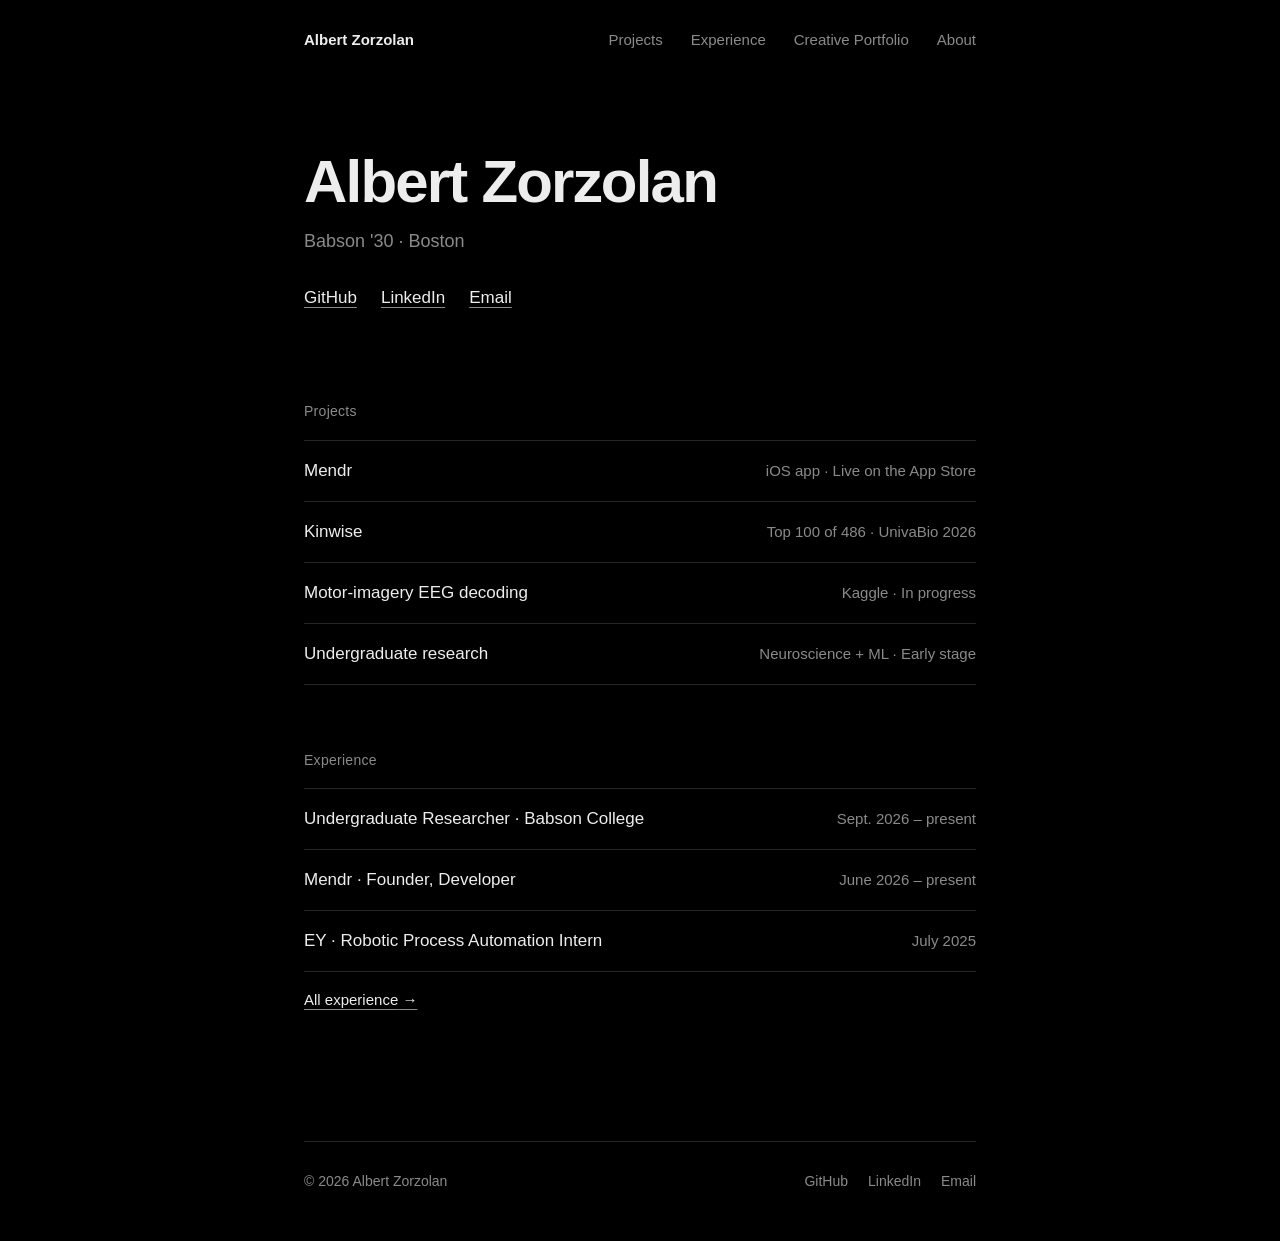
<file: index.html>
<!doctype html>
<html lang="en">
<head>
  <meta charset="utf-8">
  <meta name="viewport" content="width=device-width, initial-scale=1">
  <title>Albert Zorzolan</title>
  <meta name="description" content="Albert Zorzolan, Babson '30. Projects: Mendr (iOS app), Kinwise (UnivaBio hackathon), a Kaggle EEG entry and early neuroscience research.">
  <meta name="theme-color" content="#000000">
  <meta property="og:type" content="website">
  <meta property="og:title" content="Albert Zorzolan">
  <meta property="og:description" content="Albert Zorzolan, Babson '30. Projects: Mendr (iOS app), Kinwise (UnivaBio hackathon), a Kaggle EEG entry and early neuroscience research.">
  <meta property="og:url" content="https://albertzorzolan.github.io/">
  <meta property="og:image" content="https://albertzorzolan.github.io/og-image.png">
  <meta property="og:image:width" content="1200">
  <meta property="og:image:height" content="630">
  <meta property="og:image:alt" content="Albert Zorzolan, Babson '30, Boston">
  <meta name="twitter:card" content="summary_large_image">
  <link rel="icon" href="favicon.svg" type="image/svg+xml">
  <link rel="stylesheet" href="styles.css?v=pages3">
</head>
<body>
  <a class="skip" href="#main">Skip to content</a>

  <header class="site-header">
    <nav aria-label="Site">
      <a href="index.html" class="brand" aria-current="page">Albert Zorzolan</a>
      <a href="projects.html">Projects</a>
      <a href="experience.html">Experience</a>
      <a href="creative.html">Creative Portfolio</a>
      <a href="about.html">About</a>
    </nav>
  </header>

  <main id="main">
    <section class="hero">
      <h1>Albert Zorzolan</h1>
      <p class="meta">Babson '30 · Boston</p>
      <ul class="links">
        <li><a href="https://github.com/albertzorzolan">GitHub</a></li>
        <li><a href="https://www.linkedin.com/in/albert-zorzolan/">LinkedIn</a></li>
        <li><a href="mailto:azorzolan1@babson.edu">Email</a></li>
      </ul>
    </section>

    <section class="index" aria-labelledby="home-projects">
      <h2 id="home-projects">Projects</h2>
      <ul class="rows">
        <li><a href="projects.html#mendr"><span class="row-title">Mendr</span><span class="row-meta">iOS app · Live on the App Store</span></a></li>
        <li><a href="projects.html#kinwise"><span class="row-title">Kinwise</span><span class="row-meta">Top 100 of 486 · UnivaBio 2026</span></a></li>
        <li><a href="projects.html#eeg"><span class="row-title">Motor-imagery EEG decoding</span><span class="row-meta">Kaggle · In progress</span></a></li>
        <li><a href="projects.html#research"><span class="row-title">Undergraduate research</span><span class="row-meta">Neuroscience + ML · Early stage</span></a></li>
      </ul>
    </section>

    <section class="index" aria-labelledby="home-experience">
      <h2 id="home-experience">Experience</h2>
      <ul class="rows">
        <li><a href="experience.html"><span class="row-title">Undergraduate Researcher · Babson College</span><span class="row-meta">Sept. 2026 – present</span></a></li>
        <li><a href="experience.html"><span class="row-title">Mendr · Founder, Developer</span><span class="row-meta">June 2026 – present</span></a></li>
        <li><a href="experience.html"><span class="row-title">EY · Robotic Process Automation Intern</span><span class="row-meta">July 2025</span></a></li>
      </ul>
      <p class="more"><a href="experience.html">All experience</a></p>
    </section>
  </main>

  <footer class="site-footer">
    <p>© 2026 Albert Zorzolan</p>
    <ul class="links">
      <li><a href="https://github.com/albertzorzolan">GitHub</a></li>
      <li><a href="https://www.linkedin.com/in/albert-zorzolan/">LinkedIn</a></li>
      <li><a href="mailto:azorzolan1@babson.edu">Email</a></li>
    </ul>
  </footer>
</body>
</html>
</file>
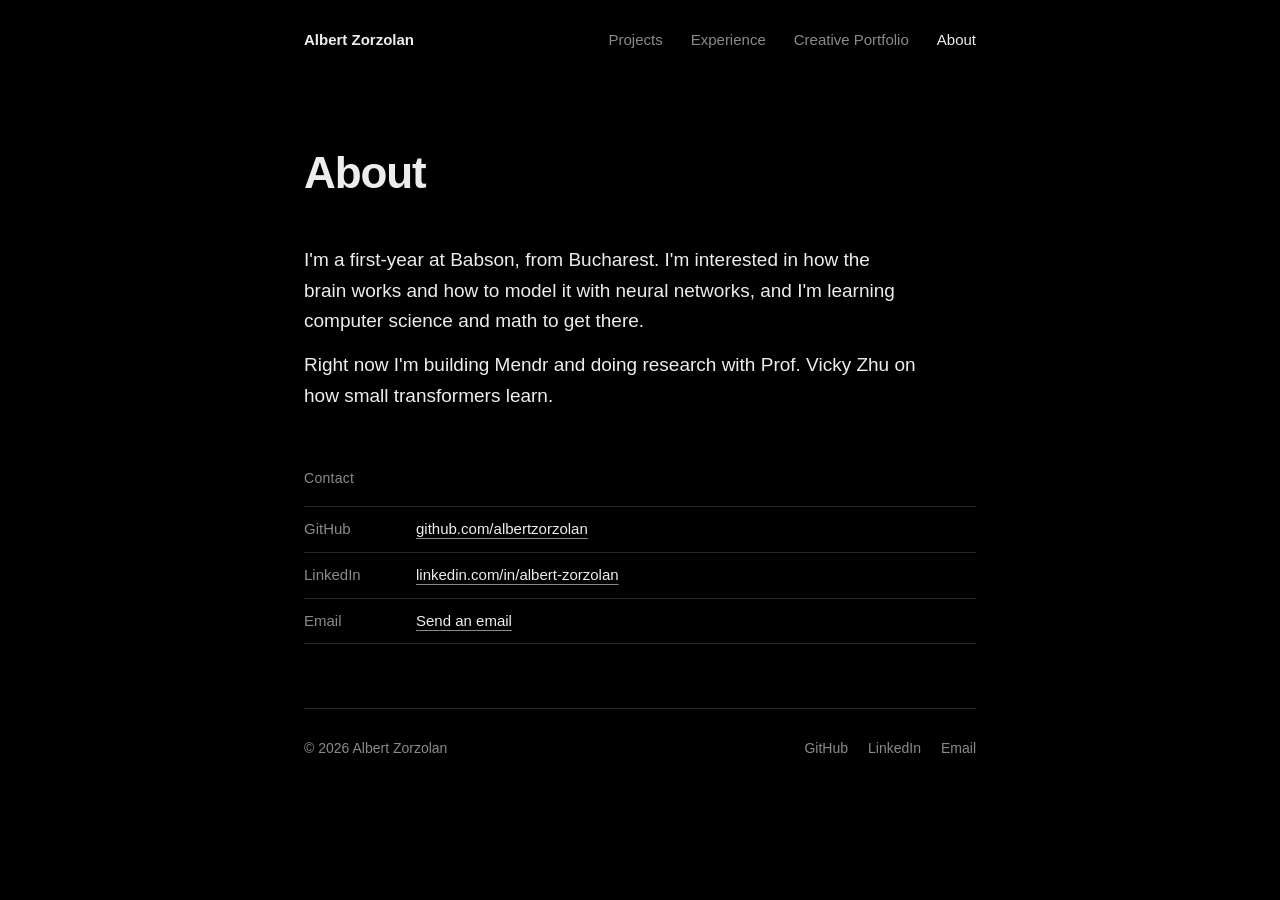
<file: about.html>
<!doctype html>
<html lang="en">
<head>
  <meta charset="utf-8">
  <meta name="viewport" content="width=device-width, initial-scale=1">
  <title>About · Albert Zorzolan</title>
  <meta name="description" content="About Albert Zorzolan, a first-year at Babson from Bucharest, and how to get in touch.">
  <meta name="theme-color" content="#000000">
  <meta property="og:type" content="website">
  <meta property="og:title" content="About · Albert Zorzolan">
  <meta property="og:description" content="About Albert Zorzolan, a first-year at Babson from Bucharest, and how to get in touch.">
  <meta property="og:url" content="https://albertzorzolan.github.io/about.html">
  <meta property="og:image" content="https://albertzorzolan.github.io/og-image.png">
  <meta property="og:image:width" content="1200">
  <meta property="og:image:height" content="630">
  <meta property="og:image:alt" content="Albert Zorzolan, Babson '30, Boston">
  <meta name="twitter:card" content="summary_large_image">
  <link rel="icon" href="favicon.svg" type="image/svg+xml">
  <link rel="stylesheet" href="styles.css?v=pages3">
</head>
<body>
  <a class="skip" href="#main">Skip to content</a>

  <header class="site-header">
    <nav aria-label="Site">
      <a href="index.html" class="brand">Albert Zorzolan</a>
      <a href="projects.html">Projects</a>
      <a href="experience.html">Experience</a>
      <a href="creative.html">Creative Portfolio</a>
      <a href="about.html" aria-current="page">About</a>
    </nav>
  </header>

  <main id="main">
    <section id="about" aria-labelledby="about-h">
      <h1 id="about-h">About</h1>
      <div class="prose">
        <p>I'm a first-year at Babson, from Bucharest. I'm interested in how the brain works and how to model it with neural networks, and I'm learning computer science and math to get there.</p>
        <p>Right now I'm building Mendr and doing research with Prof. Vicky Zhu on how small transformers learn.</p>
      </div>

      <div id="contact" class="contact">
        <h2>Contact</h2>
        <dl class="facts">
          <div><dt>GitHub</dt><dd><a href="https://github.com/albertzorzolan">github.com/albertzorzolan</a></dd></div>
          <div><dt>LinkedIn</dt><dd><a href="https://www.linkedin.com/in/albert-zorzolan/">linkedin.com/in/albert-zorzolan</a></dd></div>
          <div><dt>Email</dt><dd><a href="mailto:azorzolan1@babson.edu">Send an email</a></dd></div>
        </dl>
      </div>
    </section>
  </main>

  <footer class="site-footer">
    <p>© 2026 Albert Zorzolan</p>
    <ul class="links">
      <li><a href="https://github.com/albertzorzolan">GitHub</a></li>
      <li><a href="https://www.linkedin.com/in/albert-zorzolan/">LinkedIn</a></li>
      <li><a href="mailto:azorzolan1@babson.edu">Email</a></li>
    </ul>
  </footer>
</body>
</html>
</file>
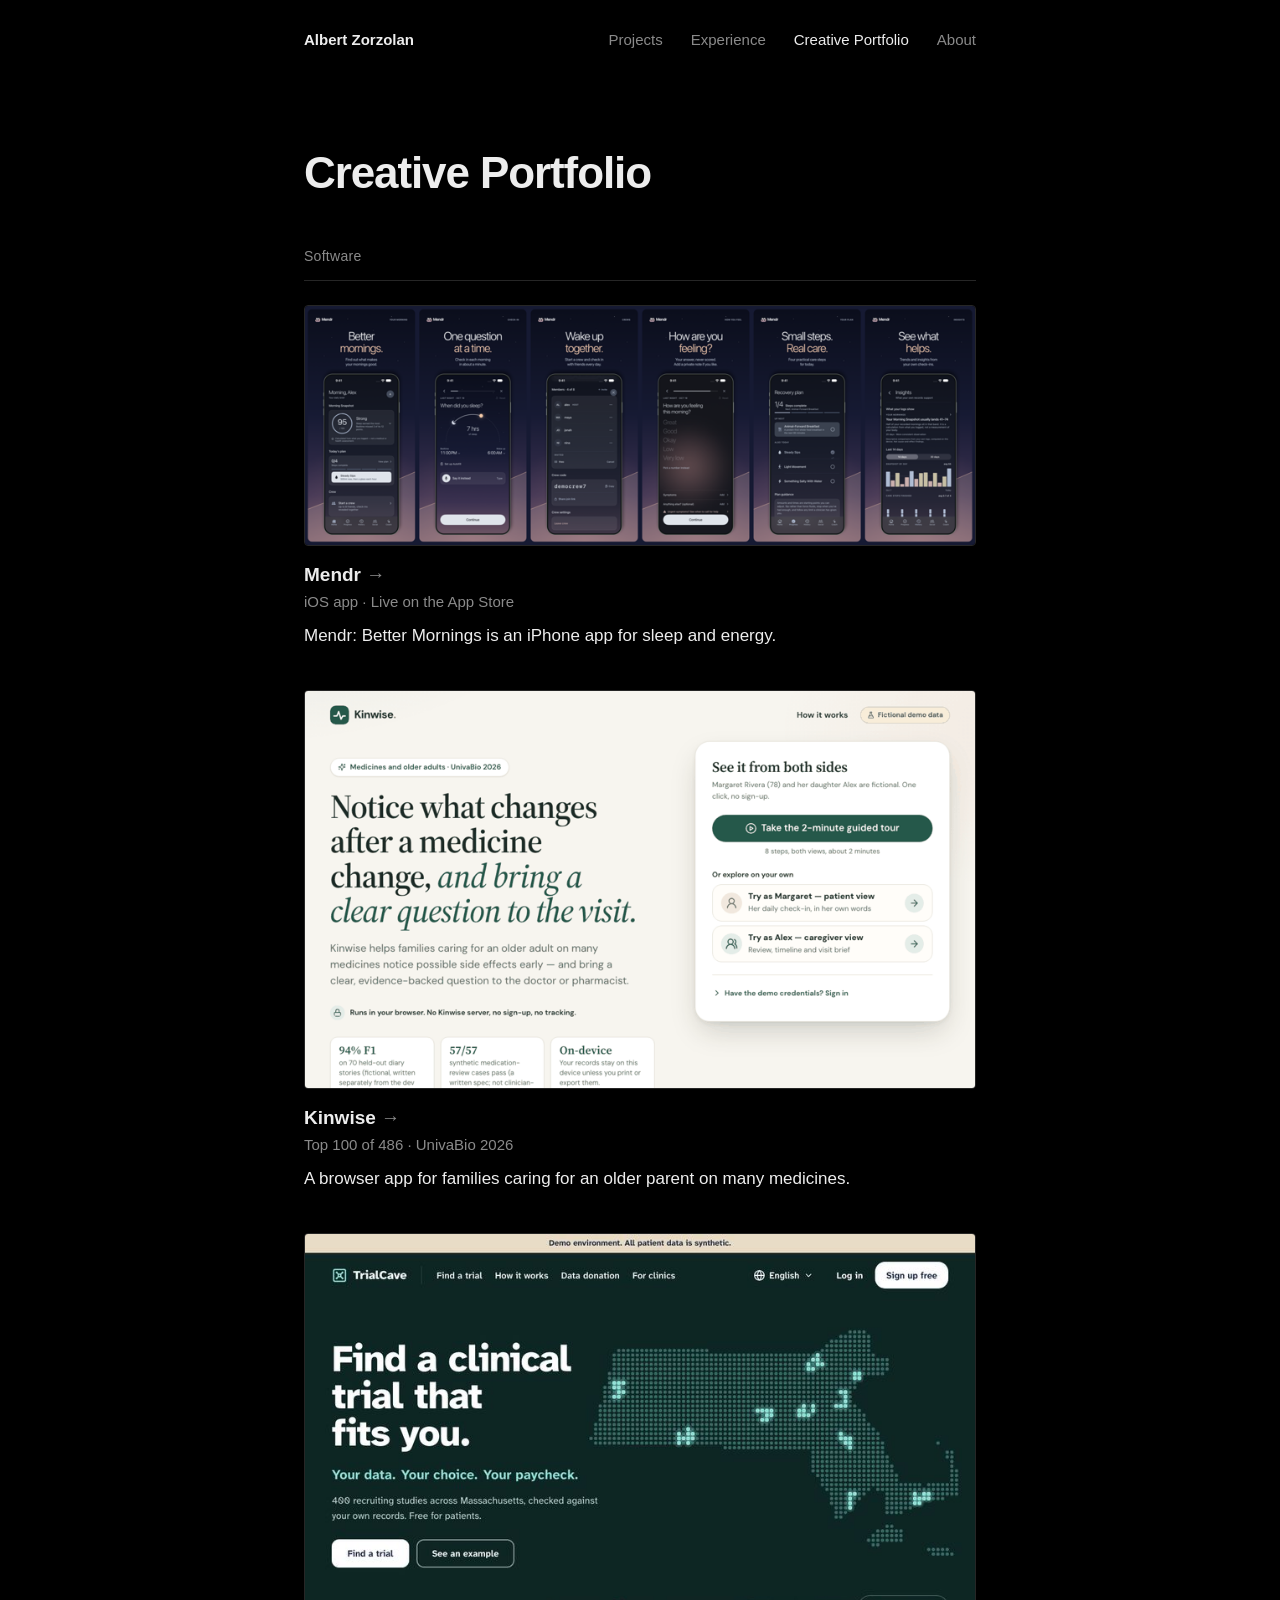
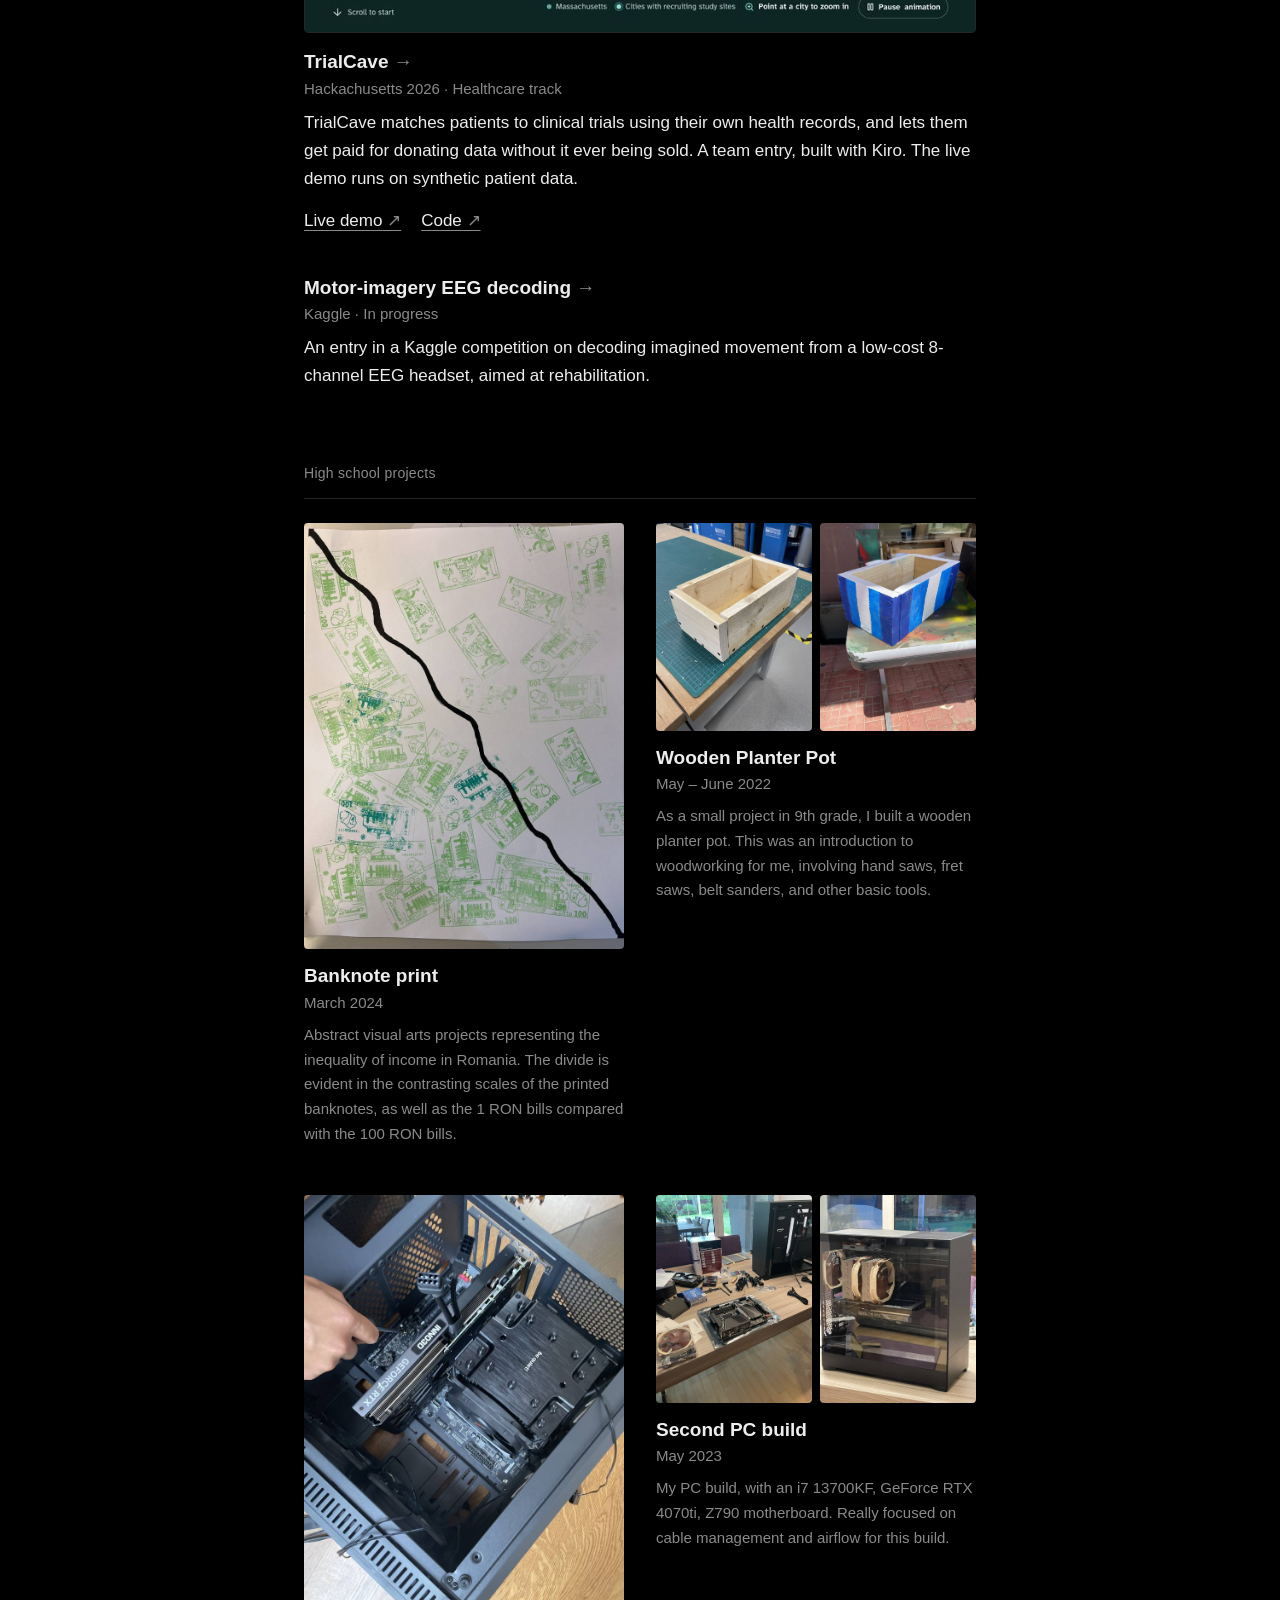
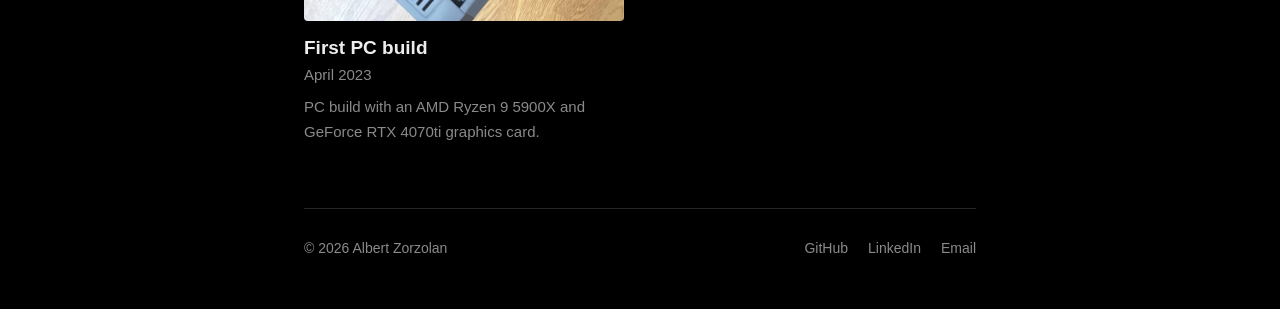
<file: creative.html>
<!doctype html>
<html lang="en">
<head>
  <meta charset="utf-8">
  <meta name="viewport" content="width=device-width, initial-scale=1">
  <title>Creative Portfolio · Albert Zorzolan</title>
  <meta name="description" content="Software by Albert Zorzolan (Mendr, Kinwise, a Kaggle EEG entry) and things he made in high school.">
  <meta name="theme-color" content="#000000">
  <meta property="og:type" content="website">
  <meta property="og:title" content="Creative Portfolio · Albert Zorzolan">
  <meta property="og:description" content="Software by Albert Zorzolan (Mendr, Kinwise, a Kaggle EEG entry) and things he made in high school.">
  <meta property="og:url" content="https://albertzorzolan.github.io/creative.html">
  <meta property="og:image" content="https://albertzorzolan.github.io/og-image.png">
  <meta property="og:image:width" content="1200">
  <meta property="og:image:height" content="630">
  <meta property="og:image:alt" content="Albert Zorzolan, Babson '30, Boston">
  <meta name="twitter:card" content="summary_large_image">
  <link rel="icon" href="favicon.svg" type="image/svg+xml">
  <link rel="stylesheet" href="styles.css?v=pages3">
</head>
<body>
  <a class="skip" href="#main">Skip to content</a>

  <header class="site-header">
    <nav aria-label="Site">
      <a href="index.html" class="brand">Albert Zorzolan</a>
      <a href="projects.html">Projects</a>
      <a href="experience.html">Experience</a>
      <a href="creative.html" aria-current="page">Creative Portfolio</a>
      <a href="about.html">About</a>
    </nav>
  </header>

  <main id="main">
    <h1 id="creative-h">Creative Portfolio</h1>

    <section id="software" aria-labelledby="software-h">
      <h2 id="software-h">Software</h2>
      <div class="soft-grid">
      <article class="soft">
        <img src="img/mendr.png" width="800" height="285" loading="lazy" alt="Six App Store screenshots of Mendr: home screen with a Morning Snapshot of 95, the sleep check-in, a crew of four friends, the how-are-you-feeling question, the daily care plan, and 14-day insights.">
        <h3><a href="projects.html#mendr">Mendr</a></h3>
        <p class="when">iOS app · Live on the App Store</p>
        <p>Mendr: Better Mornings is an iPhone app for sleep and energy.</p>
      </article>
      <article class="soft">
        <img src="img/kinwise.png" width="800" height="475" loading="lazy" alt="Kinwise demo home page: 'Notice what changes after a medicine change, and bring a clear question to the visit', with buttons for a guided tour, a patient view and a caregiver view.">
        <h3><a href="projects.html#kinwise">Kinwise</a></h3>
        <p class="when">Top 100 of 486 · UnivaBio 2026</p>
        <p>A browser app for families caring for an older parent on many medicines.</p>
      </article>
      <article class="soft">
        <img src="img/trialcave.jpg" width="800" height="475" loading="lazy" alt="TrialCave home page: Find a clinical trial that fits you, next to a dot map of Massachusetts marking cities with recruiting study sites.">
        <h3><a href="https://trialcave.vercel.app">TrialCave</a></h3>
        <p class="when">Hackachusetts 2026 · Healthcare track</p>
        <p>TrialCave matches patients to clinical trials using their own health records, and lets them get paid for donating data without it ever being sold. A team entry, built with Kiro. The live demo runs on synthetic patient data.</p>
        <p class="project-links"><a href="https://trialcave.vercel.app">Live demo</a> <a href="https://github.com/NeilShah2026/TrialCave">Code</a></p>
      </article>
      <article class="soft">
        <h3><a href="projects.html#eeg">Motor-imagery EEG decoding</a></h3>
        <p class="when">Kaggle · In progress</p>
        <p>An entry in a Kaggle competition on decoding imagined movement from a low-cost 8-channel EEG headset, aimed at rehabilitation.</p>
      </article>
      </div>
    </section>

    <section id="making" aria-labelledby="making-h">
      <h2 id="making-h">High school projects</h2>
      <div class="work-list">
      <article class="work">
        <div class="work-media">
          <img src="img/creative/print.jpg" width="750" height="1000" loading="lazy" alt="Large white sheet covered in green prints of Romanian 1-leu and 100-lei banknotes, crossed corner to corner by a wavy black line.">
        </div>
        <h3>Banknote print</h3>
        <p class="when">March 2024</p>
        <p class="caption">Abstract visual arts projects representing the inequality of income in Romania. The divide is evident in the contrasting scales of the printed banknotes, as well as the 1 RON bills compared with the 100 RON bills.</p>
      </article>

      <article class="work">
        <div class="work-media">
          <img src="img/creative/box-raw.jpg" width="750" height="1000" loading="lazy" alt="Plain wooden box, screwed together, sitting on a green cutting mat next to a steel square and ruler.">
          <img src="img/creative/box-painted.jpg" width="750" height="1000" loading="lazy" alt="The same box painted in blue and white vertical stripes.">
        </div>
        <h3>Wooden Planter Pot</h3>
        <p class="when">May – June 2022</p>
        <p class="caption">As a small project in 9th grade, I built a wooden planter pot. This was an introduction to woodworking for me, involving hand saws, fret saws, belt sanders, and other basic tools.</p>
      </article>

      <article class="work">
        <div class="work-media">
          <img src="img/creative/pc-build.jpg" width="750" height="1000" loading="lazy" alt="Hands fitting an Inno3D GeForce RTX graphics card into an open PC case next to a be quiet! tower cooler.">
        </div>
        <h3>First PC build</h3>
        <p class="when">April 2023</p>
        <p class="caption">PC build with an AMD Ryzen 9 5900X and GeForce RTX 4070ti graphics card.</p>
      </article>

      <article class="work">
        <div class="work-media">
          <img src="img/creative/pc2-parts.jpg" width="750" height="1000" loading="lazy" alt="PC parts laid out on a table before the build: motherboard, graphics card, Noctua fans and boxed components, with the empty case behind them.">
          <img src="img/creative/pc2-done.jpg" width="750" height="1000" loading="lazy" alt="The finished PC behind a glass side panel, with a Noctua tower cooler above a GeForce RTX graphics card.">
        </div>
        <h3>Second PC build</h3>
        <p class="when">May 2023</p>
        <p class="caption">My PC build, with an i7 13700KF, GeForce RTX 4070ti, Z790 motherboard. Really focused on cable management and airflow for this build.</p>
      </article>
      </div>
    </section>
  </main>

  <footer class="site-footer">
    <p>© 2026 Albert Zorzolan</p>
    <ul class="links">
      <li><a href="https://github.com/albertzorzolan">GitHub</a></li>
      <li><a href="https://www.linkedin.com/in/albert-zorzolan/">LinkedIn</a></li>
      <li><a href="mailto:azorzolan1@babson.edu">Email</a></li>
    </ul>
  </footer>
</body>
</html>
</file>
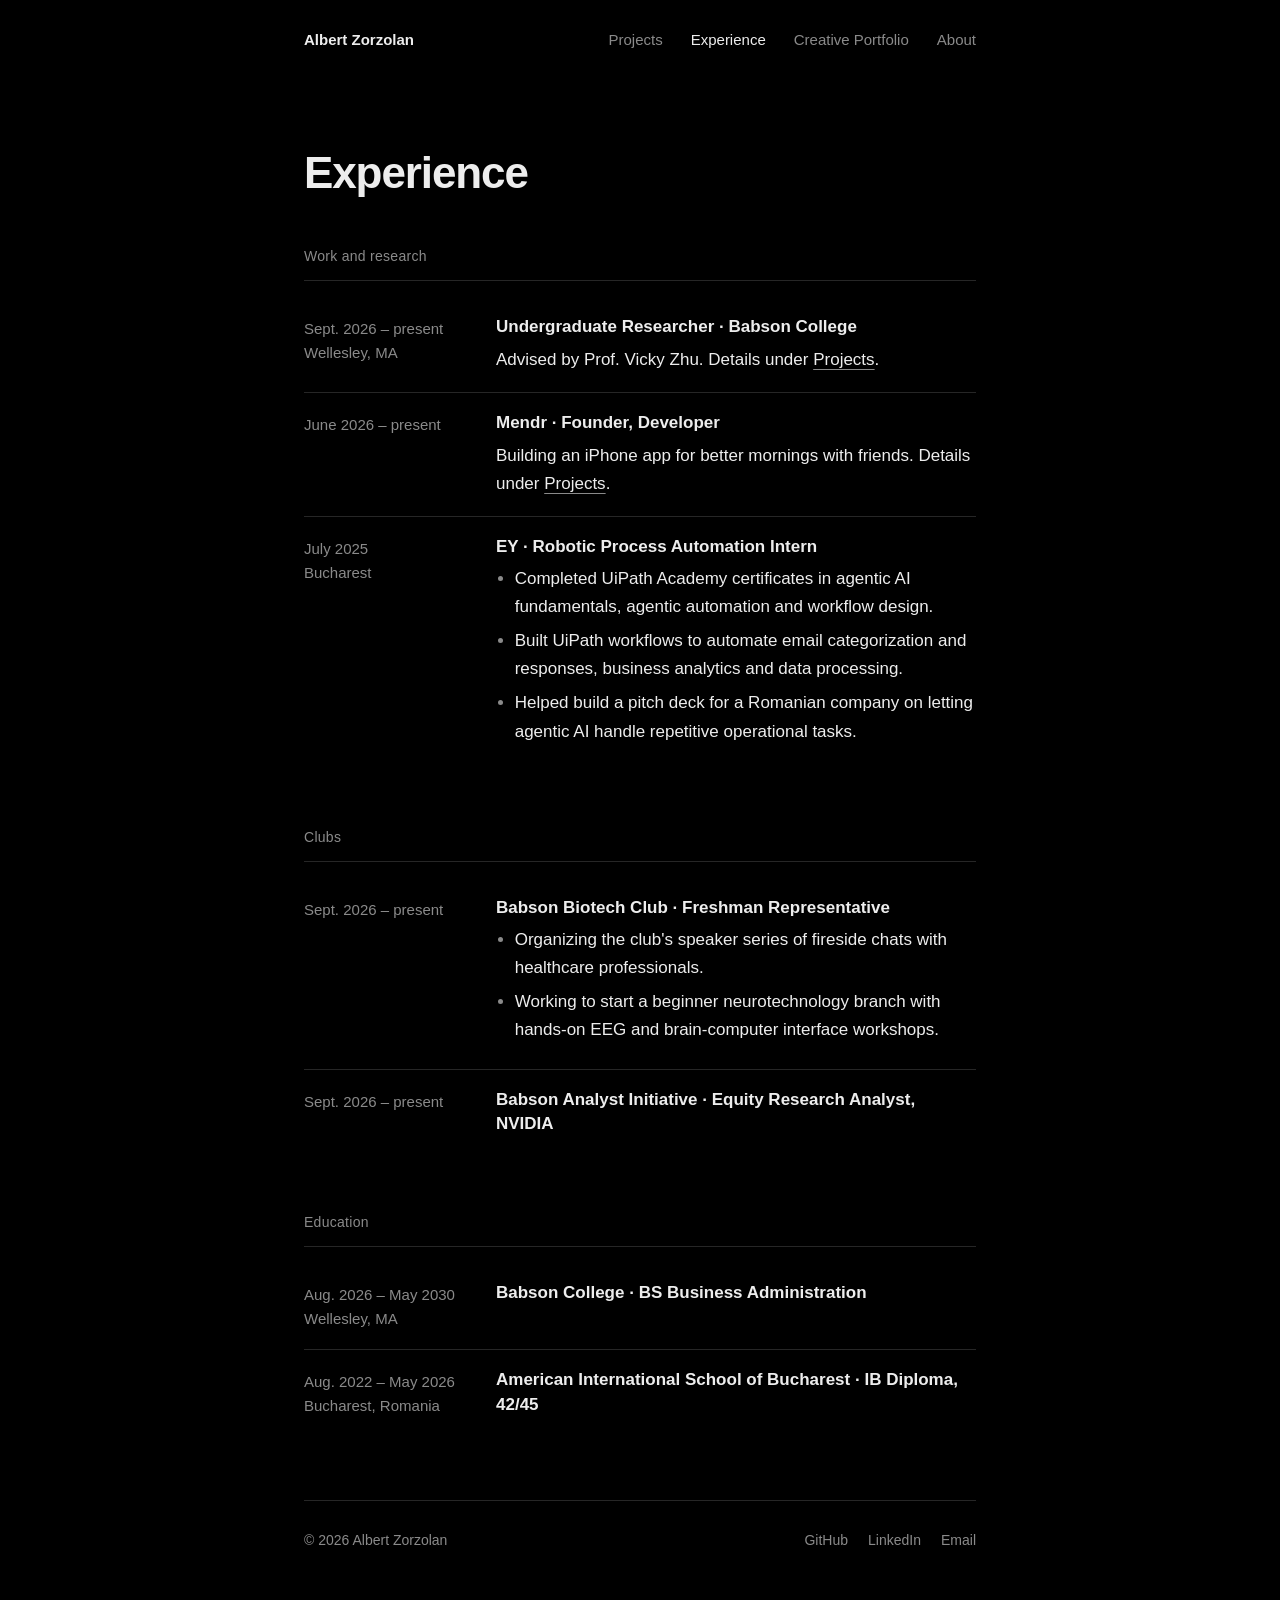
<file: experience.html>
<!doctype html>
<html lang="en">
<head>
  <meta charset="utf-8">
  <meta name="viewport" content="width=device-width, initial-scale=1">
  <title>Experience · Albert Zorzolan</title>
  <meta name="description" content="Albert Zorzolan's experience: undergraduate research at Babson, Mendr, an RPA internship at EY, clubs and education.">
  <meta name="theme-color" content="#000000">
  <meta property="og:type" content="website">
  <meta property="og:title" content="Experience · Albert Zorzolan">
  <meta property="og:description" content="Albert Zorzolan's experience: undergraduate research at Babson, Mendr, an RPA internship at EY, clubs and education.">
  <meta property="og:url" content="https://albertzorzolan.github.io/experience.html">
  <meta property="og:image" content="https://albertzorzolan.github.io/og-image.png">
  <meta property="og:image:width" content="1200">
  <meta property="og:image:height" content="630">
  <meta property="og:image:alt" content="Albert Zorzolan, Babson '30, Boston">
  <meta name="twitter:card" content="summary_large_image">
  <link rel="icon" href="favicon.svg" type="image/svg+xml">
  <link rel="stylesheet" href="styles.css?v=pages3">
</head>
<body>
  <a class="skip" href="#main">Skip to content</a>

  <header class="site-header">
    <nav aria-label="Site">
      <a href="index.html" class="brand">Albert Zorzolan</a>
      <a href="projects.html">Projects</a>
      <a href="experience.html" aria-current="page">Experience</a>
      <a href="creative.html">Creative Portfolio</a>
      <a href="about.html">About</a>
    </nav>
  </header>

  <main id="main">
    <section id="experience" aria-labelledby="experience-h">
      <h1 id="experience-h">Experience</h1>

      <div class="group">
        <h2>Work and research</h2>
        <div class="entry">
          <p class="when">Sept. 2026 – present <span class="where">Wellesley, MA</span></p>
          <div class="entry-body">
            <h3>Undergraduate Researcher · Babson College</h3>
            <p>Advised by Prof. Vicky Zhu. Details under <a href="projects.html#research">Projects</a>.</p>
          </div>
        </div>
        <div class="entry">
          <p class="when">June 2026 – present</p>
          <div class="entry-body">
            <h3>Mendr · Founder, Developer</h3>
            <p>Building an iPhone app for better mornings with friends. Details under <a href="projects.html#mendr">Projects</a>.</p>
          </div>
        </div>
        <div class="entry">
          <p class="when">July 2025 <span class="where">Bucharest</span></p>
          <div class="entry-body">
            <h3>EY · Robotic Process Automation Intern</h3>
            <ul>
              <li>Completed UiPath Academy certificates in agentic AI fundamentals, agentic automation and workflow design.</li>
              <li>Built UiPath workflows to automate email categorization and responses, business analytics and data processing.</li>
              <li>Helped build a pitch deck for a Romanian company on letting agentic AI handle repetitive operational tasks.</li>
            </ul>
          </div>
        </div>
      </div>

      <div class="group">
        <h2>Clubs</h2>
        <div class="entry">
          <p class="when">Sept. 2026 – present</p>
          <div class="entry-body">
            <h3>Babson Biotech Club · Freshman Representative</h3>
            <ul>
              <li>Organizing the club's speaker series of fireside chats with healthcare professionals.</li>
              <li>Working to start a beginner neurotechnology branch with hands-on EEG and brain-computer interface workshops.</li>
            </ul>
          </div>
        </div>
        <div class="entry">
          <p class="when">Sept. 2026 – present</p>
          <div class="entry-body">
            <h3>Babson Analyst Initiative · Equity Research Analyst, NVIDIA</h3>
          </div>
        </div>
      </div>

      <div class="group">
        <h2>Education</h2>
        <div class="entry">
          <p class="when">Aug. 2026 – May 2030 <span class="where">Wellesley, MA</span></p>
          <div class="entry-body">
            <h3>Babson College · BS Business Administration</h3>
          </div>
        </div>
        <div class="entry">
          <p class="when">Aug. 2022 – May 2026 <span class="where">Bucharest, Romania</span></p>
          <div class="entry-body">
            <h3>American International School of Bucharest · IB Diploma, 42/45</h3>
          </div>
        </div>
      </div>
    </section>
  </main>

  <footer class="site-footer">
    <p>© 2026 Albert Zorzolan</p>
    <ul class="links">
      <li><a href="https://github.com/albertzorzolan">GitHub</a></li>
      <li><a href="https://www.linkedin.com/in/albert-zorzolan/">LinkedIn</a></li>
      <li><a href="mailto:azorzolan1@babson.edu">Email</a></li>
    </ul>
  </footer>
</body>
</html>
</file>
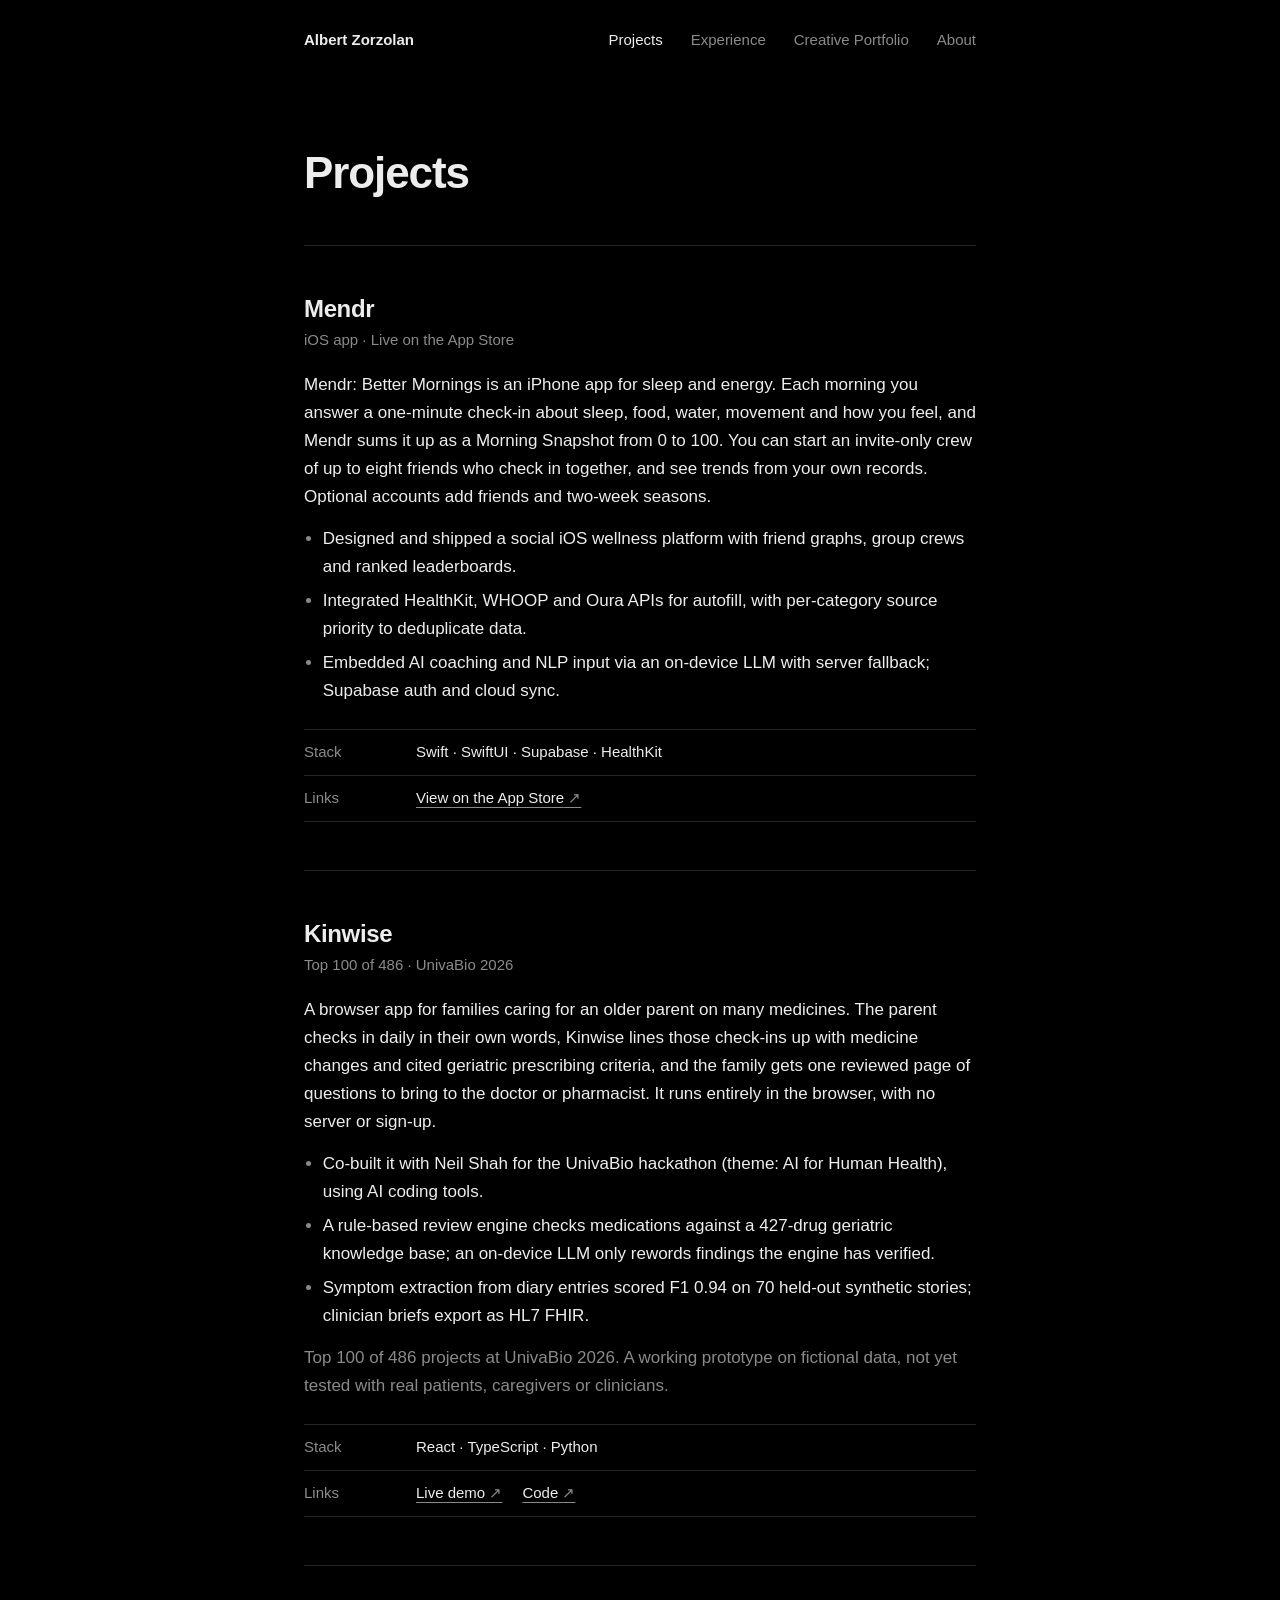
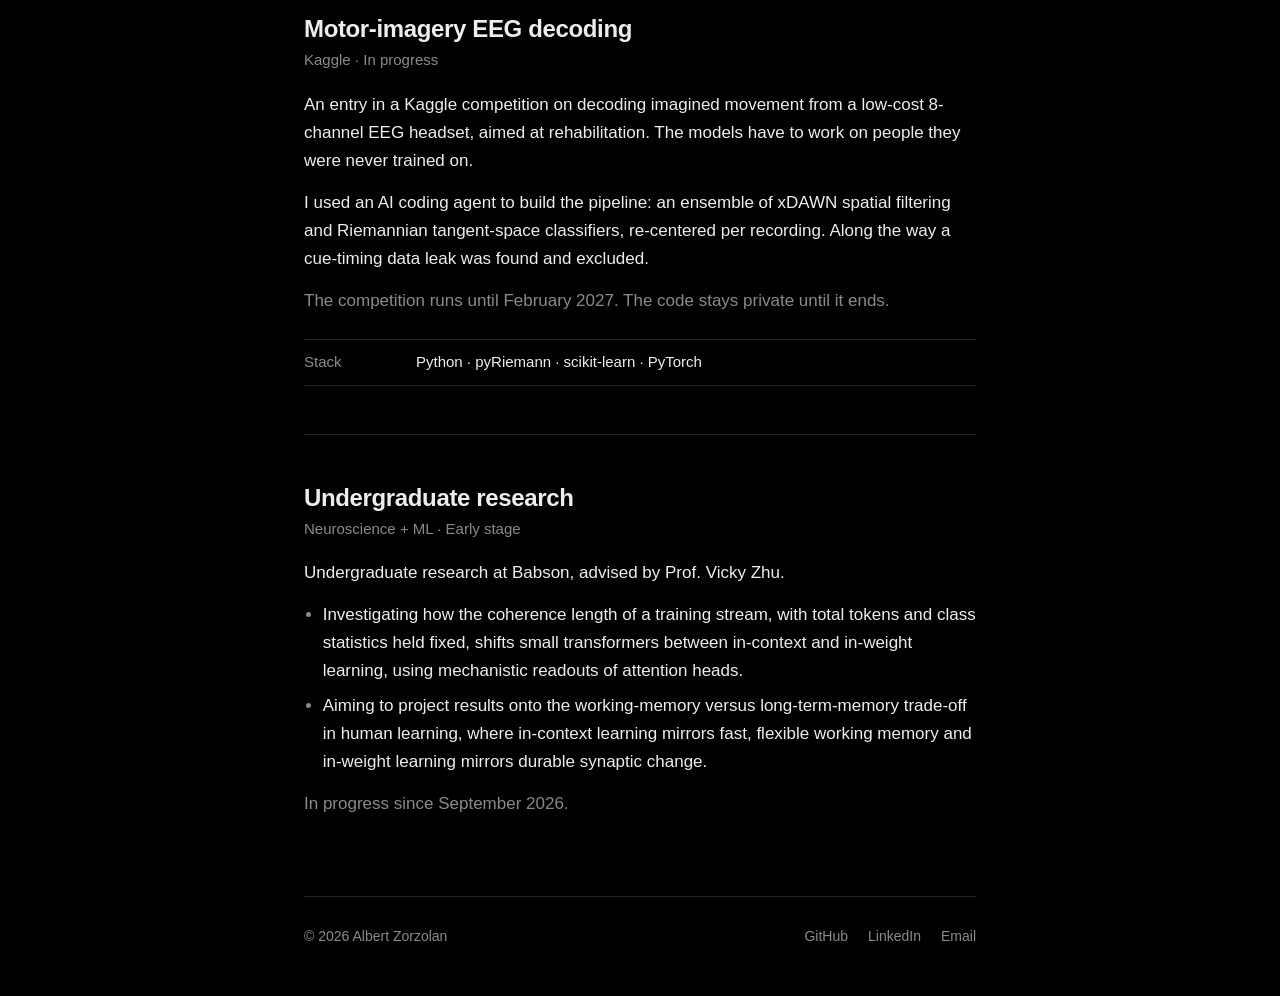
<file: projects.html>
<!doctype html>
<html lang="en">
<head>
  <meta charset="utf-8">
  <meta name="viewport" content="width=device-width, initial-scale=1">
  <title>Projects · Albert Zorzolan</title>
  <meta name="description" content="Projects by Albert Zorzolan: Mendr (iOS app), Kinwise (UnivaBio hackathon), a Kaggle EEG entry and early neuroscience research.">
  <meta name="theme-color" content="#000000">
  <meta property="og:type" content="website">
  <meta property="og:title" content="Projects · Albert Zorzolan">
  <meta property="og:description" content="Projects by Albert Zorzolan: Mendr (iOS app), Kinwise (UnivaBio hackathon), a Kaggle EEG entry and early neuroscience research.">
  <meta property="og:url" content="https://albertzorzolan.github.io/projects.html">
  <meta property="og:image" content="https://albertzorzolan.github.io/og-image.png">
  <meta property="og:image:width" content="1200">
  <meta property="og:image:height" content="630">
  <meta property="og:image:alt" content="Albert Zorzolan, Babson '30, Boston">
  <meta name="twitter:card" content="summary_large_image">
  <link rel="icon" href="favicon.svg" type="image/svg+xml">
  <link rel="stylesheet" href="styles.css?v=pages3">
</head>
<body>
  <a class="skip" href="#main">Skip to content</a>

  <header class="site-header">
    <nav aria-label="Site">
      <a href="index.html" class="brand">Albert Zorzolan</a>
      <a href="projects.html" aria-current="page">Projects</a>
      <a href="experience.html">Experience</a>
      <a href="creative.html">Creative Portfolio</a>
      <a href="about.html">About</a>
    </nav>
  </header>

  <main id="main">
    <section id="projects" aria-labelledby="projects-h">
      <h1 id="projects-h">Projects</h1>

      <article class="project" id="mendr" data-id="mendr">
        <header class="project-head">
          <h2 class="project-name">Mendr</h2>
          <p class="status">iOS app · Live on the App Store</p>
        </header>
        <p>Mendr: Better Mornings is an iPhone app for sleep and energy. Each morning you answer a one-minute check-in about sleep, food, water, movement and how you feel, and Mendr sums it up as a Morning Snapshot from 0 to 100. You can start an invite-only crew of up to eight friends who check in together, and see trends from your own records. Optional accounts add friends and two-week seasons.</p>
        <ul>
          <li>Designed and shipped a social iOS wellness platform with friend graphs, group crews and ranked leaderboards.</li>
          <li>Integrated HealthKit, WHOOP and Oura APIs for autofill, with per-category source priority to deduplicate data.</li>
          <li>Embedded AI coaching and NLP input via an on-device LLM with server fallback; Supabase auth and cloud sync.</li>
        </ul>
        <dl class="facts">
          <div><dt>Stack</dt><dd class="stack">Swift · SwiftUI · Supabase · HealthKit</dd></div>
          <div><dt>Links</dt><dd class="project-links"><a href="https://apps.apple.com/app/id6799245609">View on the App Store</a></dd></div>
        </dl>
      </article>

      <article class="project" id="kinwise" data-id="kinwise">
        <header class="project-head">
          <h2 class="project-name">Kinwise</h2>
          <p class="status">Top 100 of 486 · UnivaBio 2026</p>
        </header>
        <p>A browser app for families caring for an older parent on many medicines. The parent checks in daily in their own words, Kinwise lines those check-ins up with medicine changes and cited geriatric prescribing criteria, and the family gets one reviewed page of questions to bring to the doctor or pharmacist. It runs entirely in the browser, with no server or sign-up.</p>
        <ul>
          <li>Co-built it with Neil Shah for the UnivaBio hackathon (theme: AI for Human Health), using AI coding tools.</li>
          <li>A rule-based review engine checks medications against a 427-drug geriatric knowledge base; an on-device LLM only rewords findings the engine has verified.</li>
          <li>Symptom extraction from diary entries scored F1 0.94 on 70 held-out synthetic stories; clinician briefs export as HL7 FHIR.</li>
        </ul>
        <p class="note">Top 100 of 486 projects at UnivaBio 2026. A working prototype on fictional data, not yet tested with real patients, caregivers or clinicians.</p>
        <dl class="facts">
          <div><dt>Stack</dt><dd class="stack">React · TypeScript · Python</dd></div>
          <div><dt>Links</dt><dd class="project-links"><a href="https://albertzorzolan.github.io/UnivaBioBabson/">Live demo</a> <a href="https://github.com/albertzorzolan/UnivaBioBabson">Code</a></dd></div>
        </dl>
      </article>

      <article class="project" id="eeg" data-id="eeg">
        <header class="project-head">
          <h2 class="project-name">Motor-imagery EEG decoding</h2>
          <p class="status">Kaggle · In progress</p>
        </header>
        <p>An entry in a Kaggle competition on decoding imagined movement from a low-cost 8-channel EEG headset, aimed at rehabilitation. The models have to work on people they were never trained on.</p>
        <p>I used an AI coding agent to build the pipeline: an ensemble of xDAWN spatial filtering and Riemannian tangent-space classifiers, re-centered per recording. Along the way a cue-timing data leak was found and excluded.</p>
        <p class="note">The competition runs until February 2027. The code stays private until it ends.</p>
        <dl class="facts">
          <div><dt>Stack</dt><dd class="stack">Python · pyRiemann · scikit-learn · PyTorch</dd></div>
        </dl>
      </article>

      <article class="project" id="research" data-id="research">
        <header class="project-head">
          <h2 class="project-name">Undergraduate research</h2>
          <p class="status">Neuroscience + ML · Early stage</p>
        </header>
        <p>Undergraduate research at Babson, advised by Prof. Vicky Zhu.</p>
        <ul>
          <li>Investigating how the coherence length of a training stream, with total tokens and class statistics held fixed, shifts small transformers between in-context and in-weight learning, using mechanistic readouts of attention heads.</li>
          <li>Aiming to project results onto the working-memory versus long-term-memory trade-off in human learning, where in-context learning mirrors fast, flexible working memory and in-weight learning mirrors durable synaptic change.</li>
        </ul>
        <p class="note">In progress since September 2026.</p>
      </article>
    </section>
  </main>

  <footer class="site-footer">
    <p>© 2026 Albert Zorzolan</p>
    <ul class="links">
      <li><a href="https://github.com/albertzorzolan">GitHub</a></li>
      <li><a href="https://www.linkedin.com/in/albert-zorzolan/">LinkedIn</a></li>
      <li><a href="mailto:azorzolan1@babson.edu">Email</a></li>
    </ul>
  </footer>
</body>
</html>
</file>
<file: styles.css>
/* Black page, greyscale only. Same look whatever the visitor's system theme is. */
:root {
  --bg: #000000;
  --text: #ededed;
  --muted: #8a8a8a;
  --border: #262626;
  --hover: #111111;
  --sans: -apple-system, BlinkMacSystemFont, "Helvetica Neue", "Segoe UI", Roboto, Arial, sans-serif;
  color-scheme: dark;
}

*, *::before, *::after { box-sizing: border-box; }

body {
  max-width: 720px;
  margin: 0 auto;
  padding: 0 24px;
  background: var(--bg);
  color: var(--text);
  font-family: var(--sans);
  font-size: 17px;
  line-height: 1.65;
  -webkit-font-smoothing: antialiased;
  -webkit-text-size-adjust: 100%;
}

main { overflow-wrap: anywhere; }

a {
  color: var(--text);
  text-decoration: underline;
  text-decoration-color: var(--muted);
  text-decoration-thickness: 1px;
  text-underline-offset: 4px;
  transition: text-decoration-color 0.15s, color 0.15s, background-color 0.15s;
}
a:hover { text-decoration-color: var(--text); }

:focus-visible {
  outline: 2px solid var(--text);
  outline-offset: 3px;
  border-radius: 2px;
}

.skip {
  position: absolute;
  left: 16px;
  top: -100px;
  padding: 8px 12px;
  background: var(--bg);
  border: 1px solid var(--border);
}
.skip:focus { top: 12px; }

p { margin: 0 0 14px; }
ul { margin: 0 0 14px; padding-left: 1.1em; }
li { margin: 6px 0; }
li::marker { color: var(--muted); }

h1 {
  margin: 0 0 48px;
  font-size: clamp(34px, 6vw, 44px);
  font-weight: 600;
  line-height: 1.1;
  letter-spacing: -0.025em;
}

/* small grey label used for headings inside a page */
.label, .index h2, .group h2, .contact h2 {
  margin: 0 0 16px;
  font-size: 14px;
  font-weight: 500;
  letter-spacing: 0.02em;
  color: var(--muted);
}

/* ------------------------------------------------ site header */
.site-header { padding: 28px 0 0; }
.site-header nav {
  display: flex;
  flex-wrap: wrap;
  align-items: baseline;
  gap: 6px 28px;
  font-size: 15px;
}
.site-header a { color: var(--muted); text-decoration: none; }
.site-header a:hover, .site-header a[aria-current="page"] { color: var(--text); }
.site-header .brand { margin-right: auto; color: var(--text); font-weight: 600; }

main { padding: 96px 0 64px; }

/* ------------------------------------------------ home */
.hero { margin-bottom: 88px; }
.hero h1 { margin: 0; font-size: clamp(40px, 8vw, 60px); letter-spacing: -0.03em; }
.meta { margin: 12px 0 0; font-size: 18px; color: var(--muted); }
.tagline { margin: 20px 0 0; max-width: 52ch; font-size: 19px; }

.links {
  display: flex;
  flex-wrap: wrap;
  gap: 4px 24px;
  margin: 28px 0 0;
  padding: 0;
  list-style: none;
}
.links li { margin: 0; }

.index { margin-bottom: 64px; }
.rows { margin: 0; padding: 0; list-style: none; border-bottom: 1px solid var(--border); }
.rows li { margin: 0; border-top: 1px solid var(--border); }
.rows a {
  display: flex;
  flex-wrap: wrap;
  justify-content: space-between;
  align-items: baseline;
  gap: 2px 24px;
  margin: 0 -12px;
  padding: 16px 12px;
  text-decoration: none;
}
.rows a:hover { background: var(--hover); }
.row-title { font-weight: 500; }
.row-meta { font-size: 15px; color: var(--muted); }
.more { margin: 16px 0 0; font-size: 15px; }
.more a::after { content: " →" / ""; }

/* ------------------------------------------------ projects */
.project {
  padding: 48px 0;
  border-top: 1px solid var(--border);
  scroll-margin-top: 24px;
}
.project:last-child { padding-bottom: 0; }
.project-head { margin-bottom: 18px; }
.project-name {
  margin: 0;
  font-size: 24px;
  font-weight: 600;
  line-height: 1.25;
  letter-spacing: -0.015em;
}
.status { margin: 4px 0 0; font-size: 15px; color: var(--muted); }
.note { color: var(--muted); }

.facts { margin: 24px 0 0; }
.facts > div {
  display: grid;
  grid-template-columns: 96px 1fr;
  gap: 16px;
  padding: 10px 0;
  border-top: 1px solid var(--border);
  font-size: 15px;
}
.facts > div:last-child { border-bottom: 1px solid var(--border); }
.facts dt { color: var(--muted); }
.facts dd { margin: 0; }
.project-links { display: flex; flex-wrap: wrap; gap: 4px 20px; }
.project-links a::after { content: " ↗" / ""; color: var(--muted); }

/* ------------------------------------------------ experience */
.group { margin-bottom: 56px; }
.group:last-child { margin-bottom: 0; }
.group h2 { padding-bottom: 12px; border-bottom: 1px solid var(--border); }
.entry {
  display: grid;
  grid-template-columns: 168px 1fr;
  gap: 4px 24px;
  padding: 18px 0;
}
.entry + .entry { border-top: 1px solid var(--border); }
.when { margin: 2px 0 0; font-size: 15px; line-height: 1.6; color: var(--muted); }
.where { display: block; }
.entry h3 { margin: 0 0 6px; font-size: 17px; font-weight: 600; line-height: 1.45; }
.entry-body > :last-child { margin-bottom: 0; }

/* ------------------------------------------------ creative portfolio */
#software, #making { margin-bottom: 72px; }
#making { margin-bottom: 0; }
#software h2, #making h2 {
  margin: 0 0 24px;
  padding-bottom: 12px;
  border-bottom: 1px solid var(--border);
  font-size: 14px;
  font-weight: 500;
  letter-spacing: 0.02em;
  color: var(--muted);
}
#software img, #making img, #making video {
  display: block;
  width: 100%;
  height: auto;
  border-radius: 4px;
  background: var(--hover);
}
#software img { margin-bottom: 16px; border: 1px solid var(--border); }

.soft-grid { display: grid; gap: 40px; }
.soft h3, .work h3 { margin: 0; font-size: 19px; font-weight: 600; line-height: 1.35; }
.soft h3 a { text-decoration: none; }
.soft h3 a::after { content: " →" / ""; color: var(--muted); }
.soft h3 a:hover { text-decoration: underline; text-decoration-color: var(--muted); }
.soft .when, .work .when { margin: 2px 0 8px; }
.soft p:last-child, .work p:last-child { margin-bottom: 0; }

.work-list {
  display: grid;
  grid-template-columns: repeat(2, minmax(0, 1fr));
  gap: 48px 32px;
}
.work-media {
  display: grid;
  grid-auto-flow: column;
  grid-auto-columns: minmax(0, 1fr);
  gap: 8px;
  margin-bottom: 14px;
}
.caption { font-size: 15px; color: var(--muted); }

/* ------------------------------------------------ about */
.prose p { max-width: 58ch; font-size: 19px; line-height: 1.6; }
.contact { margin-top: 56px; }
.contact .facts { margin-top: 0; }

/* ------------------------------------------------ footer */
.site-footer {
  display: flex;
  flex-wrap: wrap;
  justify-content: space-between;
  align-items: baseline;
  gap: 8px 24px;
  padding: 28px 0 48px;
  border-top: 1px solid var(--border);
  font-size: 14px;
  color: var(--muted);
}
.site-footer p { margin: 0; }
.site-footer .links { margin: 0; gap: 4px 20px; }
.site-footer a { color: var(--muted); text-decoration: none; }
.site-footer a:hover { color: var(--text); }

@media (max-width: 600px) {
  .site-header nav { gap: 6px 14px; font-size: 14px; }
  .site-header .brand { flex-basis: 100%; }
  main { padding: 64px 0 48px; }
  .hero { margin-bottom: 64px; }
  .rows a { flex-direction: column; gap: 2px; }
  .entry { grid-template-columns: 1fr; gap: 6px; }
  .where { display: inline; }
  .where::before { content: "· " / ""; }
  .when { margin: 0; }
  .facts > div { grid-template-columns: 76px 1fr; }
  .work-list { grid-template-columns: 1fr; gap: 48px; }
}

/* one quiet fade on load */
@keyframes fade { from { opacity: 0; } to { opacity: 1; } }
main { animation: fade 0.5s ease-out both; }

@media (prefers-reduced-motion: reduce) {
  main { animation: none; }
  a { transition: none; }
}
</file>
